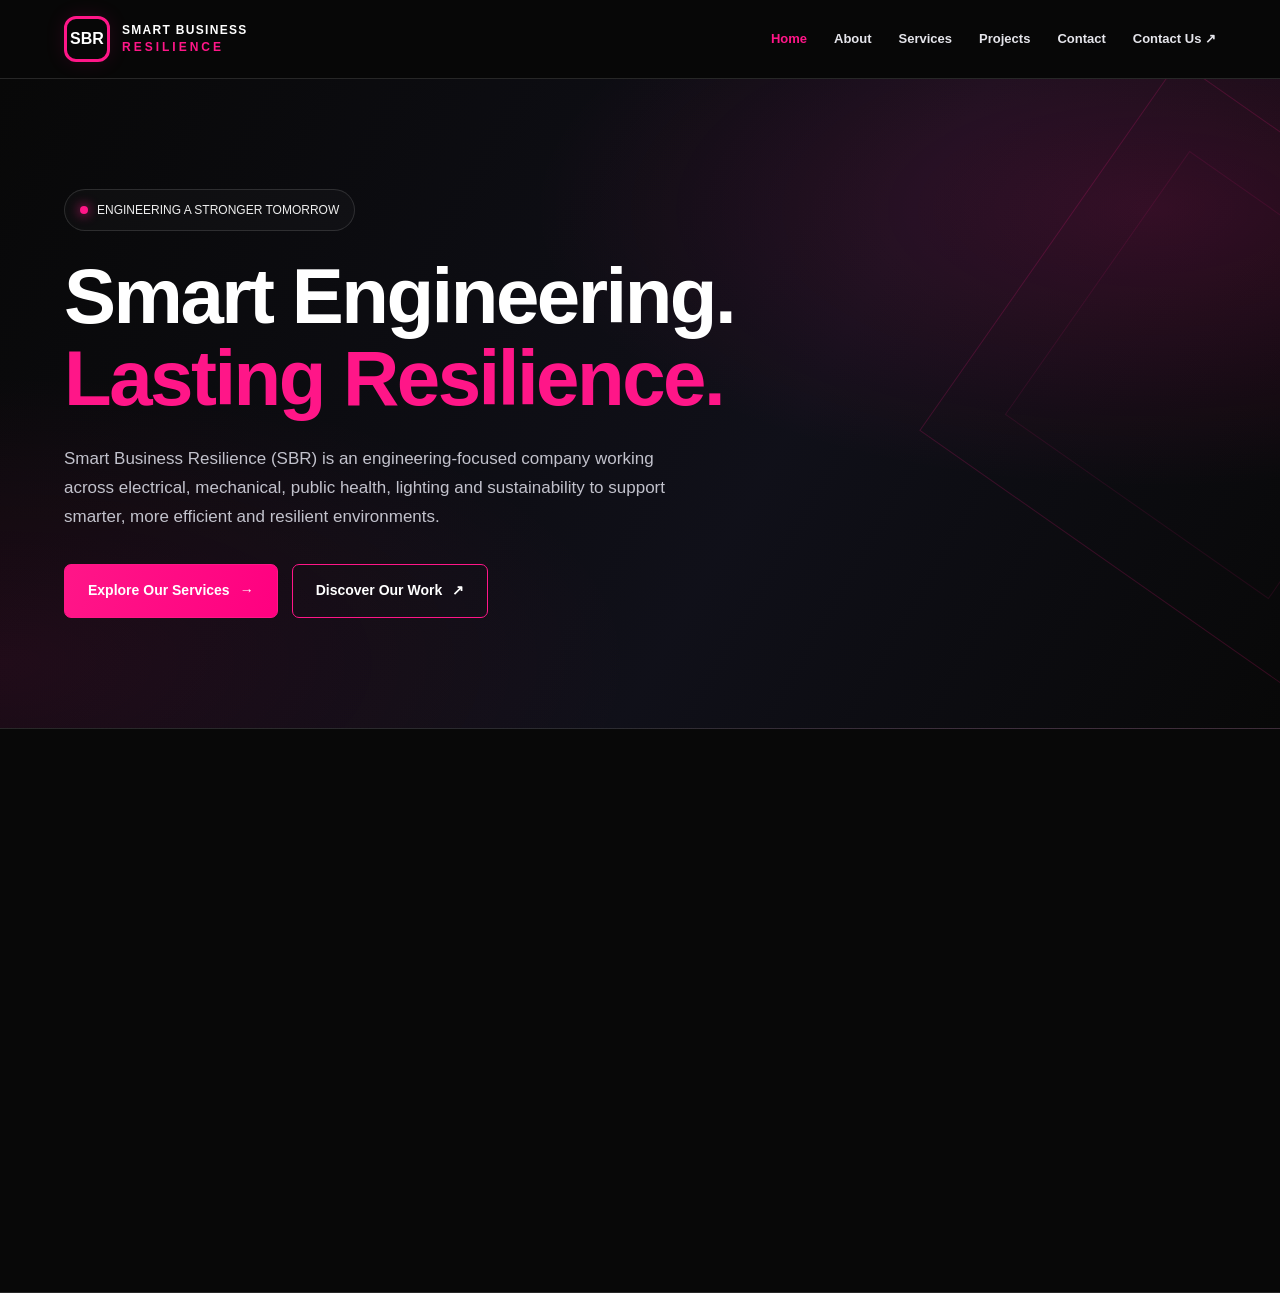
<file: index.html>
<!DOCTYPE html>
<html lang="en">
<head>
  <meta charset="UTF-8">
  <meta name="viewport" content="width=device-width, initial-scale=1.0">

  <title>Smart Business Resilience | Engineering Solutions</title>

  <meta name="description" content="Smart Business Resilience delivers engineering-focused solutions across electrical, mechanical, public health, lighting and sustainability disciplines.">

  <meta name="theme-color" content="#080808">

  <style>
    /* =========================
       GLOBAL SETTINGS
    ========================= */

    :root {
      --black: #080808;
      --dark: #0d0d12;
      --pink: #ff1688;
      --pink-light: #ff4ba5;
      --white: #ffffff;
      --muted: #c2c2cc;
      --border: rgba(255,255,255,0.13);
      --container: 1180px;
    }

    * {
      margin: 0;
      padding: 0;
      box-sizing: border-box;
    }

    html {
      scroll-behavior: smooth;
      scroll-padding-top: 90px;
    }

    body {
      font-family: Arial, Helvetica, sans-serif;
      background: var(--black);
      color: var(--white);
      line-height: 1.7;
      overflow-x: hidden;
    }

    a {
      color: inherit;
      text-decoration: none;
    }

    button, a {
      -webkit-tap-highlight-color: transparent;
    }

    button {
      font: inherit;
    }

    img {
      max-width: 100%;
      display: block;
    }

    .container {
      width: min(90%, var(--container));
      margin: auto;
    }

    .pink {
      color: var(--pink);
    }

    .eyebrow {
      display: inline-block;
      color: var(--pink);
      font-size: 12px;
      font-weight: 800;
      letter-spacing: 3px;
      text-transform: uppercase;
      margin-bottom: 15px;
    }

    h1, h2, h3 {
      line-height: 1.15;
      letter-spacing: -0.7px;
    }

    h2 {
      font-size: clamp(30px, 4vw, 46px);
      margin-bottom: 20px;
    }

    p {
      color: var(--muted);
    }

    section {
      padding: 100px 0;
      border-bottom: 1px solid var(--border);
    }

    /* =========================
       BUTTONS
    ========================= */

    .btn {
      display: inline-flex;
      align-items: center;
      justify-content: center;
      gap: 10px;
      padding: 14px 23px;
      background: linear-gradient(110deg, var(--pink), #ff0080);
      color: white;
      font-weight: 700;
      font-size: 14px;
      border: 1px solid var(--pink);
      border-radius: 7px;
      transition: transform .25s ease, box-shadow .25s ease;
      cursor: pointer;
    }

    .btn:hover {
      transform: translateY(-3px);
      box-shadow: 0 10px 35px rgba(255,22,136,.25);
    }

    .btn-outline {
      background: transparent;
      border-color: var(--pink);
    }

    .btn-outline:hover {
      background: var(--pink);
    }

    /* =========================
       HEADER AND NAVIGATION
    ========================= */

    .header {
      position: sticky;
      top: 0;
      z-index: 1000;
      background: rgba(8,8,8,.94);
      backdrop-filter: blur(18px);
      border-bottom: 1px solid var(--border);
    }

    .navbar {
      min-height: 78px;
      display: flex;
      justify-content: space-between;
      align-items: center;
      gap: 25px;
    }

    .brand {
      display: flex;
      align-items: center;
      gap: 12px;
      flex-shrink: 0;
    }

    .brand-mark {
      width: 46px;
      height: 46px;
      border: 3px solid var(--pink);
      border-radius: 12px;
      display: grid;
      place-items: center;
      font-size: 16px;
      font-weight: 900;
      color: white;
      box-shadow: 0 0 20px rgba(255,22,136,.12);
    }

    .brand-name {
      font-size: 12px;
      line-height: 1.4;
      letter-spacing: 1.3px;
      font-weight: 800;
    }

    .brand-name span {
      display: block;
      color: var(--pink);
      letter-spacing: 3px;
    }

    .nav-links {
      display: flex;
      align-items: center;
      gap: 27px;
    }

    .nav-links a {
      font-size: 13px;
      font-weight: 600;
      color: #e5e5eb;
      transition: color .2s;
    }

    .nav-links a:hover,
    .nav-links a.active {
      color: var(--pink);
    }

    .menu-toggle {
      display: none;
      background: none;
      border: 1px solid var(--border);
      color: white;
      border-radius: 6px;
      padding: 8px 12px;
      font-size: 22px;
      cursor: pointer;
    }

    /* =========================
       HERO
    ========================= */

    .hero {
      position: relative;
      min-height: 640px;
      padding: 110px 0;
      display: flex;
      align-items: center;
      overflow: hidden;
      background:
        radial-gradient(ellipse at 90% 20%, rgba(255,22,136,.16), transparent 38%),
        radial-gradient(ellipse at 0% 90%, rgba(255,22,136,.09), transparent 35%),
        linear-gradient(120deg, #080808, #101019 60%, #080808);
    }

    .hero::before {
      content: "";
      position: absolute;
      width: 450px;
      height: 450px;
      border: 1px solid rgba(255,22,136,.18);
      transform: rotate(35deg);
      right: -180px;
      top: 70px;
      pointer-events: none;
    }

    .hero::after {
      content: "";
      position: absolute;
      width: 320px;
      height: 320px;
      border: 1px solid rgba(255,22,136,.10);
      transform: rotate(35deg);
      right: -110px;
      top: 135px;
      pointer-events: none;
    }

    .hero-content {
      position: relative;
      z-index: 1;
      max-width: 760px;
    }

    .hero h1 {
      font-size: clamp(43px, 7vw, 78px);
      line-height: 1.05;
      margin-bottom: 25px;
      letter-spacing: -2.5px;
    }

    .hero h1 span {
      display: block;
      color: var(--pink);
    }

    .hero-description {
      font-size: 17px;
      max-width: 610px;
      margin-bottom: 32px;
    }

    .hero-actions {
      display: flex;
      flex-wrap: wrap;
      gap: 14px;
    }

    .hero-badge {
      display: inline-flex;
      align-items: center;
      gap: 9px;
      padding: 10px 15px;
      border: 1px solid var(--border);
      background: rgba(255,255,255,.025);
      border-radius: 30px;
      font-size: 12px;
      margin-bottom: 25px;
      color: #eeeeee;
    }

    .hero-badge span {
      width: 8px;
      height: 8px;
      background: var(--pink);
      border-radius: 50%;
      box-shadow: 0 0 12px var(--pink);
    }

    /* =========================
       INTRODUCTION
    ========================= */

    .intro-grid {
      display: grid;
      grid-template-columns: 1fr 1fr;
      gap: 65px;
      align-items: center;
    }

    .intro-copy p {
      margin-bottom: 17px;
    }

    .intro-panel {
      min-height: 330px;
      padding: 38px;
      border: 1px solid var(--border);
      border-radius: 14px;
      background:
        radial-gradient(circle at 100% 0%, rgba(255,22,136,.16), transparent 45%),
        #0c0c11;
      position: relative;
      overflow: hidden;
    }

    .intro-panel::after {
      content: "SBR";
      position: absolute;
      right: 10px;
      bottom: -55px;
      font-size: 180px;
      line-height: 1;
      font-weight: 900;
      color: rgba(255,22,136,.055);
    }

    .intro-panel h3 {
      font-size: 25px;
      margin-bottom: 20px;
      position: relative;
      z-index: 1;
    }

    .intro-list {
      list-style: none;
      position: relative;
      z-index: 1;
    }

    .intro-list li {
      padding: 12px 0;
      border-bottom: 1px solid var(--border);
      color: #eeeeee;
    }

    .intro-list li::before {
      content: "✦";
      color: var(--pink);
      margin-right: 12px;
    }

    /* =========================
       SERVICES
    ========================= */

    .section-heading {
      max-width: 700px;
      margin-bottom: 45px;
    }

    .section-heading p {
      max-width: 610px;
    }

    .services-grid {
      display: grid;
      grid-template-columns: repeat(3, 1fr);
      gap: 20px;
    }

    .service-card {
      padding: 30px;
      border: 1px solid var(--border);
      border-radius: 12px;
      background: linear-gradient(145deg, #111116, #09090c);
      transition: transform .3s, border-color .3s, box-shadow .3s;
      position: relative;
      overflow: hidden;
    }

    .service-card::before {
      content: "";
      position: absolute;
      top: 0;
      left: 0;
      width: 0;
      height: 2px;
      background: var(--pink);
      transition: width .35s;
    }

    .service-card:hover {
      transform: translateY(-7px);
      border-color: rgba(255,22,136,.65);
      box-shadow: 0 18px 45px rgba(0,0,0,.28);
    }

    .service-card:hover::before {
      width: 100%;
    }

    .service-icon {
      width: 52px;
      height: 52px;
      display: grid;
      place-items: center;
      border-radius: 12px;
      border: 1px solid rgba(255,22,136,.35);
      background: rgba(255,22,136,.08);
      color: var(--pink);
      font-size: 25px;
      margin-bottom: 23px;
    }

    .service-card h3 {
      font-size: 21px;
      margin-bottom: 13px;
    }

    .service-card p {
      font-size: 14px;
      margin-bottom: 23px;
    }

    .text-link {
      color: var(--pink);
      font-size: 13px;
      font-weight: 700;
    }

    .text-link:hover {
      color: white;
    }

    /* =========================
       APPROACH
    ========================= */

    .approach {
      background:
        radial-gradient(ellipse at 0% 100%, rgba(255,22,136,.09), transparent 40%),
        #0b0b0f;
    }

    .approach-grid {
      display: grid;
      grid-template-columns: .85fr 1.15fr;
      gap: 65px;
      align-items: start;
    }

    .approach-copy p {
      margin-bottom: 20px;
    }

    .principles {
      display: grid;
      gap: 15px;
    }

    .principle {
      display: flex;
      align-items: flex-start;
      gap: 18px;
      padding: 22px;
      background: #111116;
      border: 1px solid var(--border);
      border-radius: 10px;
      transition: border-color .25s, transform .25s;
    }

    .principle:hover {
      border-color: var(--pink);
      transform: translateX(5px);
    }

    .principle-icon {
      color: var(--pink);
      font-size: 25px;
      line-height: 1.2;
    }

    .principle h3 {
      font-size: 17px;
      margin-bottom: 6px;
    }

    .principle p {
      font-size: 13px;
    }

    /* =========================
       PROJECTS
    ========================= */

    .projects-grid {
      display: grid;
      grid-template-columns: repeat(2, 1fr);
      gap: 20px;
    }

    .project-card {
      min-height: 250px;
      border: 1px solid var(--border);
      border-radius: 12px;
      padding: 30px;
      display: flex;
      flex-direction: column;
      justify-content: flex-end;
      background:
        linear-gradient(0deg, rgba(8,8,8,.98), rgba(8,8,8,.25)),
        radial-gradient(circle at 80% 10%, rgba(255,22,136,.20), transparent 45%),
        #101016;
      transition: border-color .25s, transform .25s;
    }

    .project-card:hover {
      transform: translateY(-5px);
      border-color: var(--pink);
    }

    .project-number {
      font-size: 13px;
      font-weight: 800;
      color: var(--pink);
      letter-spacing: 2px;
      margin-bottom: 15px;
    }

    .project-card h3 {
      font-size: 24px;
      margin-bottom: 10px;
    }

    .project-card p {
      font-size: 14px;
    }

    .projects-note {
      font-size: 12px;
      margin-top: 22px;
    }

    /* =========================
       VALUES
    ========================= */

    .values-grid {
      display: grid;
      grid-template-columns: repeat(4, 1fr);
      gap: 18px;
    }

    .value-card {
      padding: 25px 20px;
      border-left: 2px solid var(--pink);
      background: #101014;
    }

    .value-card h3 {
      font-size: 17px;
      margin-bottom: 10px;
    }

    .value-card p {
      font-size: 13px;
    }

    /* =========================
       CONTACT CTA
    ========================= */

    .contact-cta {
      padding: 75px 0;
      background:
        radial-gradient(circle at 90% 0%, rgba(255,255,255,.12), transparent 30%),
        linear-gradient(110deg, #d9006c, #ff1688 60%, #d9006c);
      border: none;
    }

    .contact-cta-inner {
      display: flex;
      justify-content: space-between;
      align-items: center;
      gap: 30px;
    }

    .contact-cta h2 {
      font-size: clamp(30px, 4vw, 45px);
      margin-bottom: 12px;
    }

    .contact-cta p {
      color: white;
      max-width: 620px;
    }

    .contact-cta .btn {
      background: var(--black);
      border-color: var(--black);
      flex-shrink: 0;
    }

    /* =========================
       FOOTER
    ========================= */

    .footer {
      padding: 65px 0 25px;
      background: #060608;
    }

    .footer-grid {
      display: grid;
      grid-template-columns: 1.4fr 1fr 1.2fr;
      gap: 45px;
      padding-bottom: 40px;
    }

    .footer-about p {
      font-size: 13px;
      margin-top: 20px;
      max-width: 340px;
    }

    .footer h3 {
      font-size: 15px;
      margin-bottom: 20px;
    }

    .footer-links {
      list-style: none;
    }

    .footer-links li {
      margin: 9px 0;
      font-size: 13px;
      color: var(--muted);
    }

    .footer-links a:hover {
      color: var(--pink);
    }

    .footer-bottom {
      padding-top: 22px;
      border-top: 1px solid var(--border);
      display: flex;
      justify-content: space-between;
      gap: 20px;
      font-size: 12px;
      color: var(--muted);
    }

    /* =========================
       ANIMATIONS
    ========================= */

    .reveal {
      opacity: 0;
      transform: translateY(25px);
      transition: opacity .7s ease, transform .7s ease;
    }

    .reveal.visible {
      opacity: 1;
      transform: translateY(0);
    }

    .hero-content {
      animation: heroEnter .9s ease both;
    }

    @keyframes heroEnter {
      from {
        opacity: 0;
        transform: translateY(22px);
      }
      to {
        opacity: 1;
        transform: translateY(0);
      }
    }

    @keyframes glow {
      0%, 100% {
        box-shadow: 0 0 10px rgba(255,22,136,.1);
      }
      50% {
        box-shadow: 0 0 25px rgba(255,22,136,.25);
      }
    }

    .brand-mark {
      animation: glow 4s ease-in-out infinite;
    }

    /* =========================
       RESPONSIVE DESIGN
    ========================= */

    @media (max-width: 950px) {
      .navbar {
        flex-wrap: wrap;
        padding: 15px 0;
      }

      .nav-links {
        gap: 15px;
      }

      .nav-links a {
        font-size: 12px;
      }

      .services-grid {
        grid-template-columns: repeat(2, 1fr);
      }

      .values-grid {
        grid-template-columns: repeat(2, 1fr);
      }

      .intro-grid,
      .approach-grid {
        gap: 35px;
      }
    }

    @media (max-width: 700px) {
      html {
        scroll-padding-top: 75px;
      }

      section {
        padding: 70px 0;
      }

      .navbar {
        min-height: 72px;
      }

      .menu-toggle {
        display: block;
      }

      .nav-links {
        display: none;
        width: 100%;
        flex-direction: column;
        align-items: stretch;
        gap: 0;
        padding: 10px 0;
      }

      .nav-links.open {
        display: flex;
      }

      .nav-links a {
        padding: 13px 10px;
        border-bottom: 1px solid var(--border);
        font-size: 14px;
      }

      .nav-links .nav-contact {
        margin-top: 10px;
        text-align: center;
        border: 1px solid var(--pink);
        border-radius: 6px;
      }

      .hero {
        min-height: auto;
        padding: 90px 0;
      }

      .hero h1 {
        font-size: clamp(42px, 12vw, 64px);
        letter-spacing: -1.5px;
      }

      .hero-description {
        font-size: 15px;
      }

      .hero-actions .btn {
        width: 100%;
      }

      .intro-grid,
      .approach-grid,
      .projects-grid {
        grid-template-columns: 1fr;
      }

      .intro-panel {
        min-height: 300px;
        padding: 28px;
      }

      .services-grid {
        grid-template-columns: 1fr;
      }

      .service-card {
        padding: 27px;
      }

      .contact-cta-inner {
        align-items: flex-start;
        flex-direction: column;
      }

      .contact-cta .btn {
        width: 100%;
      }

      .footer-grid {
        grid-template-columns: 1fr;
        gap: 35px;
      }

      .footer-bottom {
        flex-direction: column;
        gap: 10px;
      }

      .project-card {
        min-height: 220px;
      }
    }

    @media (max-width: 380px) {
      .brand-name {
        font-size: 10px;
      }

      .brand-mark {
        width: 40px;
        height: 40px;
      }

      .hero h1 {
        font-size: 39px;
      }

      .values-grid {
        grid-template-columns: 1fr;
      }
    }

    @media (prefers-reduced-motion: reduce) {
      *, *::before, *::after {
        animation-duration: .01ms !important;
        animation-iteration-count: 1 !important;
        transition-duration: .01ms !important;
        scroll-behavior: auto !important;
      }

      .reveal {
        opacity: 1;
        transform: none;
      }
    }
  </style>
</head>

<body>

  <!-- HEADER -->
  <header class="header">
    <div class="container navbar">

      <a href="#home" class="brand" aria-label="Smart Business Resilience home">
        <div class="brand-mark">SBR</div>
        <div class="brand-name">
          SMART BUSINESS
          <span>RESILIENCE</span>
        </div>
      </a>

      <button
        class="menu-toggle"
        id="menuToggle"
        aria-label="Open navigation menu"
        aria-expanded="false"
      >☰</button>

      <nav class="nav-links" id="navLinks">
        <a href="#home" class="active">Home</a>
        <a href="pages/about.html">About</a>
        <a href="pages/services.html">Services</a>
        <a href="pages/projects.html">Projects</a>
        <a href="pages/contact.html">Contact</a>
        <a href="pages/contact.html" class="nav-contact">Contact Us ↗</a>
      </nav>

    </div>
  </header>


  <main>

    <!-- HERO -->
    <section class="hero" id="home">
      <div class="container">
        <div class="hero-content">

          <div class="hero-badge">
            <span></span>
            ENGINEERING A STRONGER TOMORROW
          </div>

          <h1>
            Smart Engineering.
            <span>Lasting Resilience.</span>
          </h1>

          <p class="hero-description">
            Smart Business Resilience (SBR) is an engineering-focused
            company working across electrical, mechanical, public health,
            lighting and sustainability to support smarter, more efficient
            and resilient environments.
          </p>

          <div class="hero-actions">
            <a href="#services" class="btn">
              Explore Our Services <span>→</span>
            </a>

            <a href="#projects" class="btn btn-outline">
              Discover Our Work <span>↗</span>
            </a>
          </div>

        </div>
      </div>
    </section>


    <!-- INTRODUCTION -->
    <section id="about">
      <div class="container intro-grid">

        <div class="intro-copy reveal">
          <span class="eyebrow">ABOUT SBR</span>

          <h2>
            Engineering at the Heart of
            <span class="pink">What We Do.</span>
          </h2>

          <p>
            Smart Business Resilience focuses on engineering disciplines
            that help buildings and infrastructure operate effectively.
            Our approach brings together technical thinking, practical
            solutions and consideration for long-term performance.
          </p>

          <p>
            We recognise the importance of coordinated engineering,
            responsible resource use and solutions that respond to
            the needs of each project.
          </p>

          <a href="pages/about.html" class=
</file>
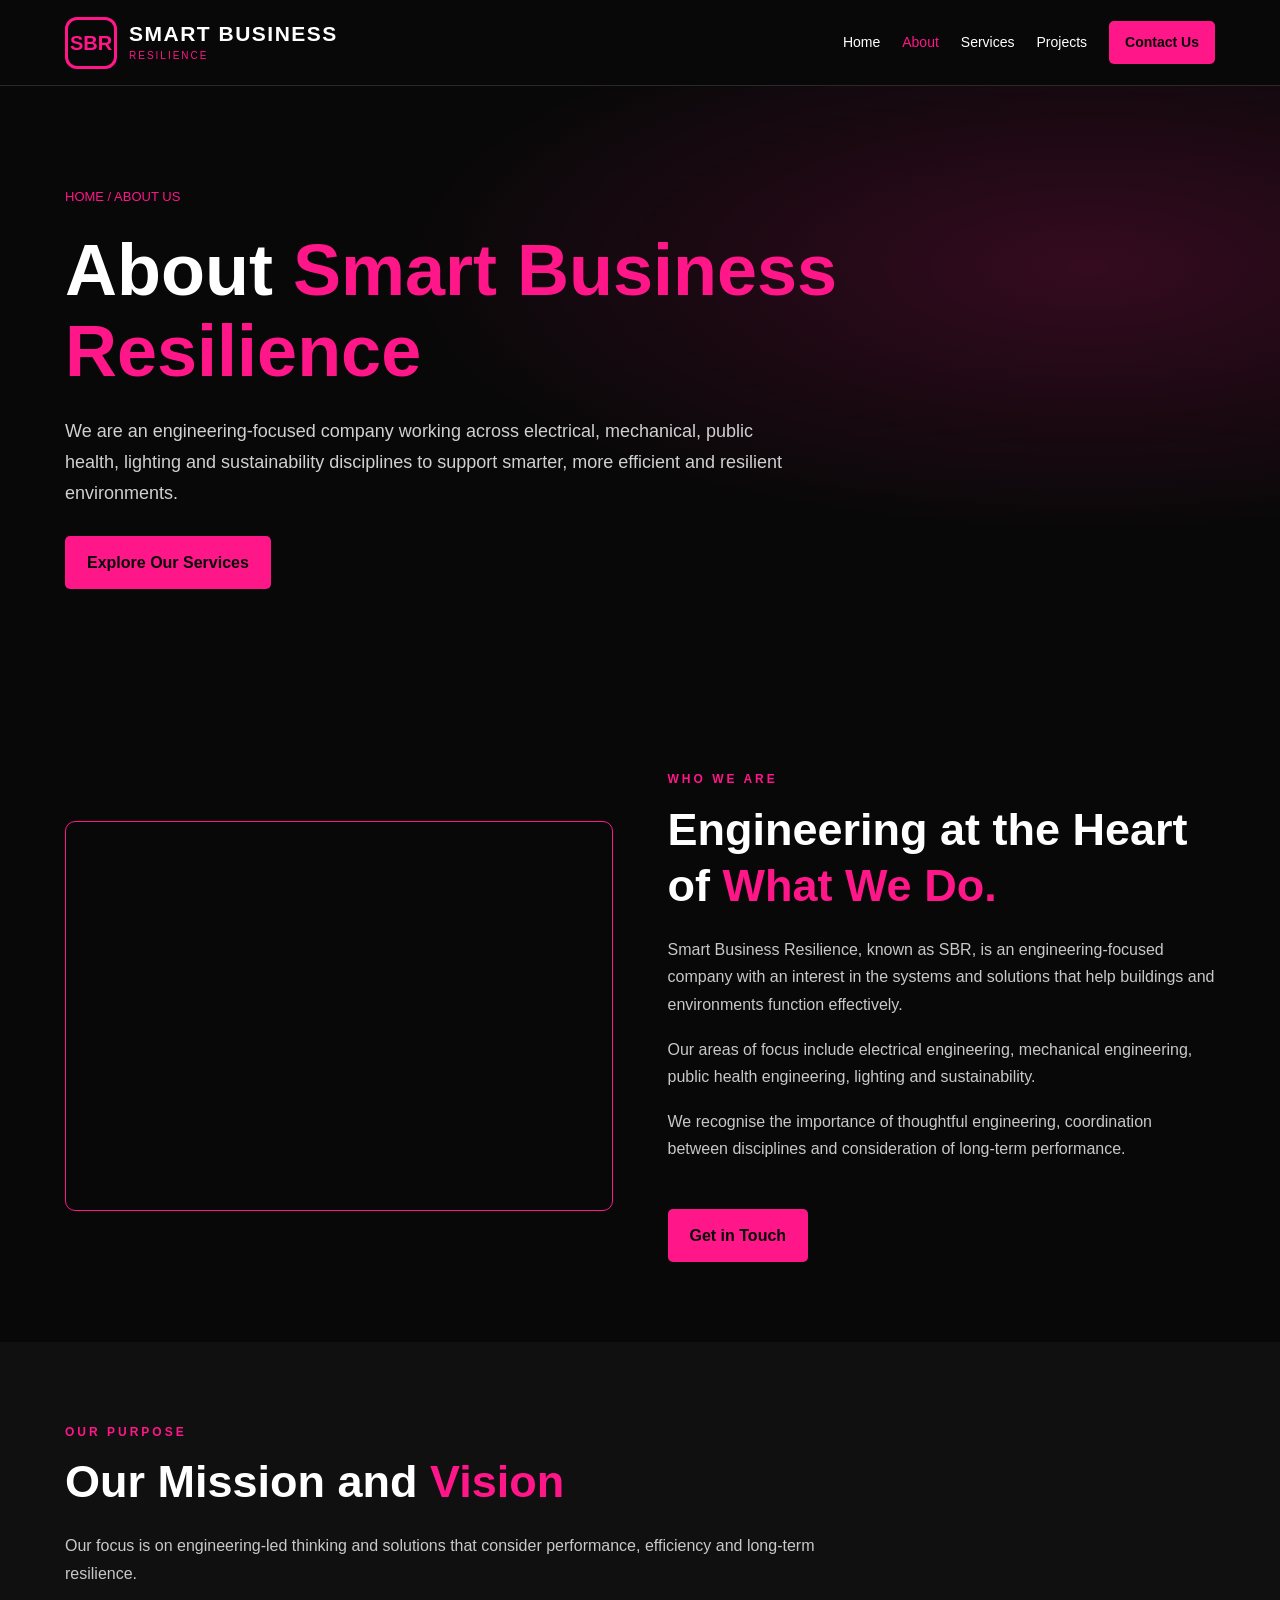
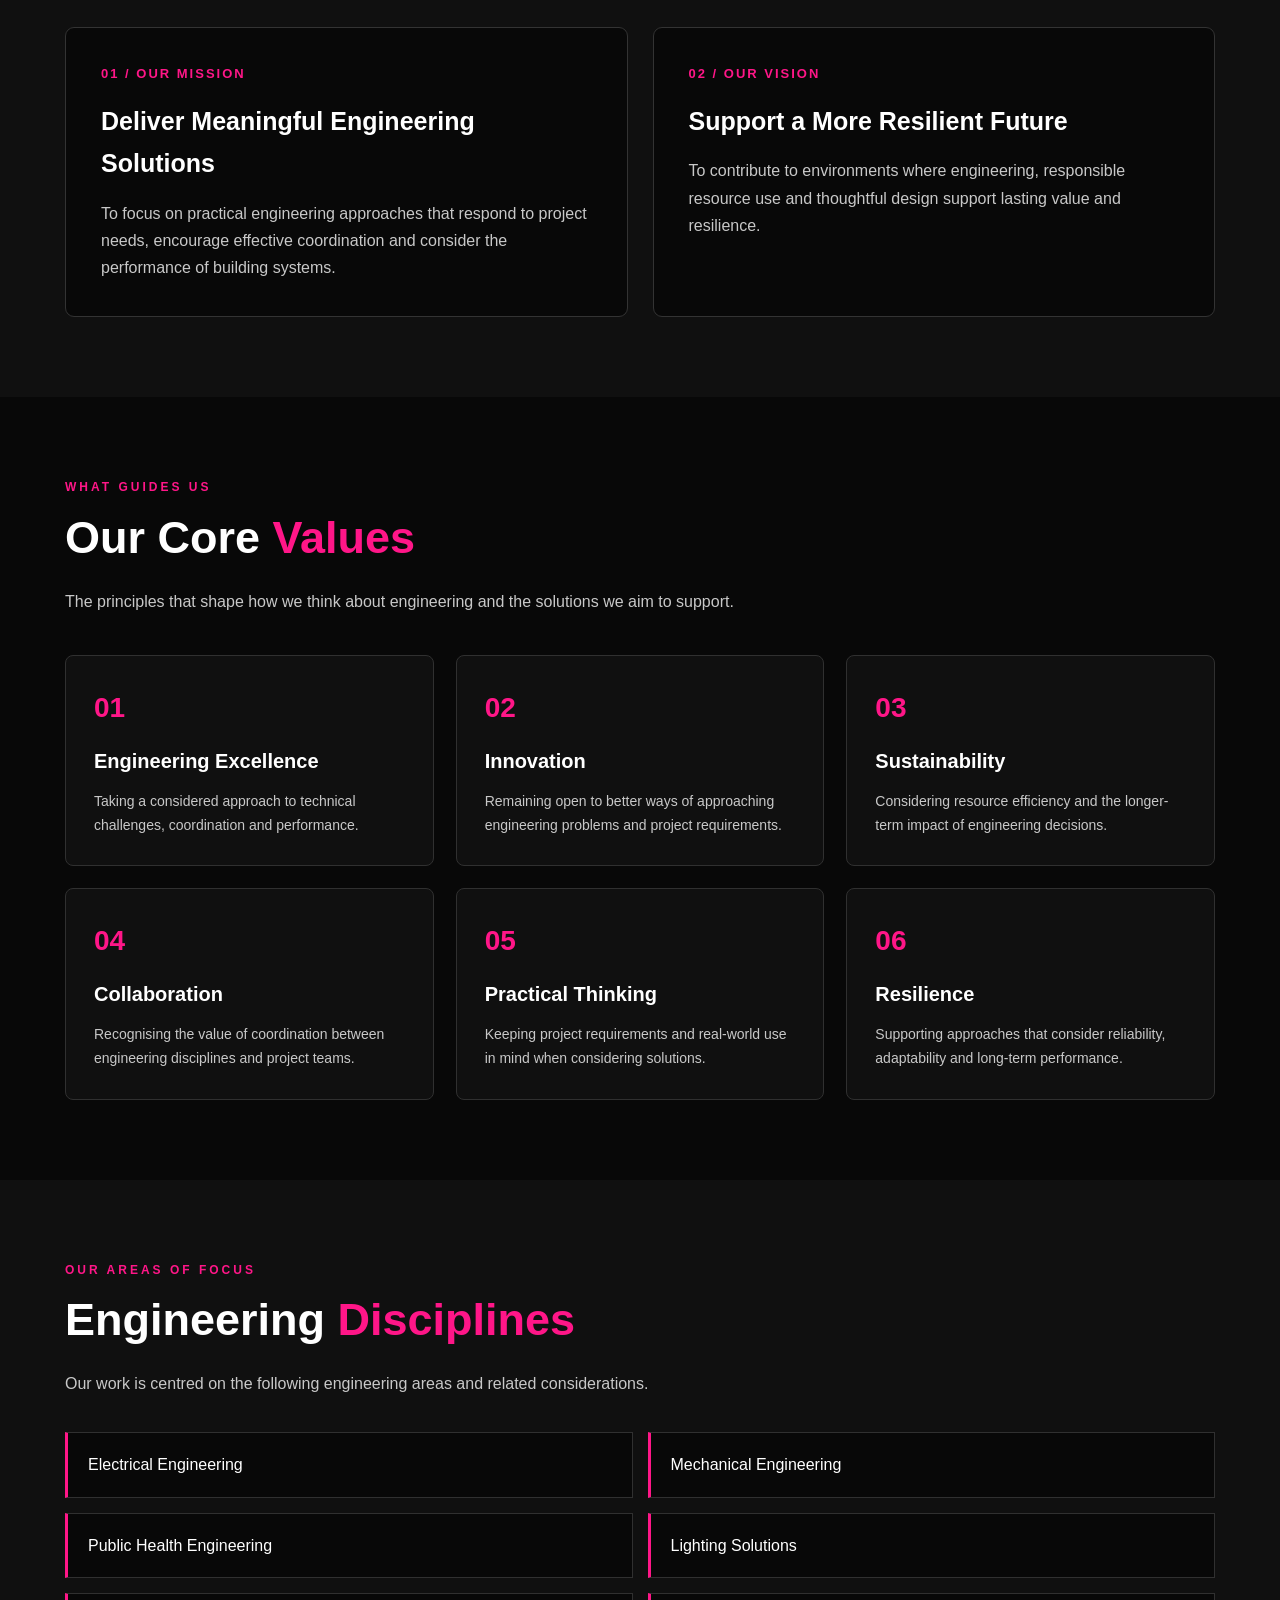
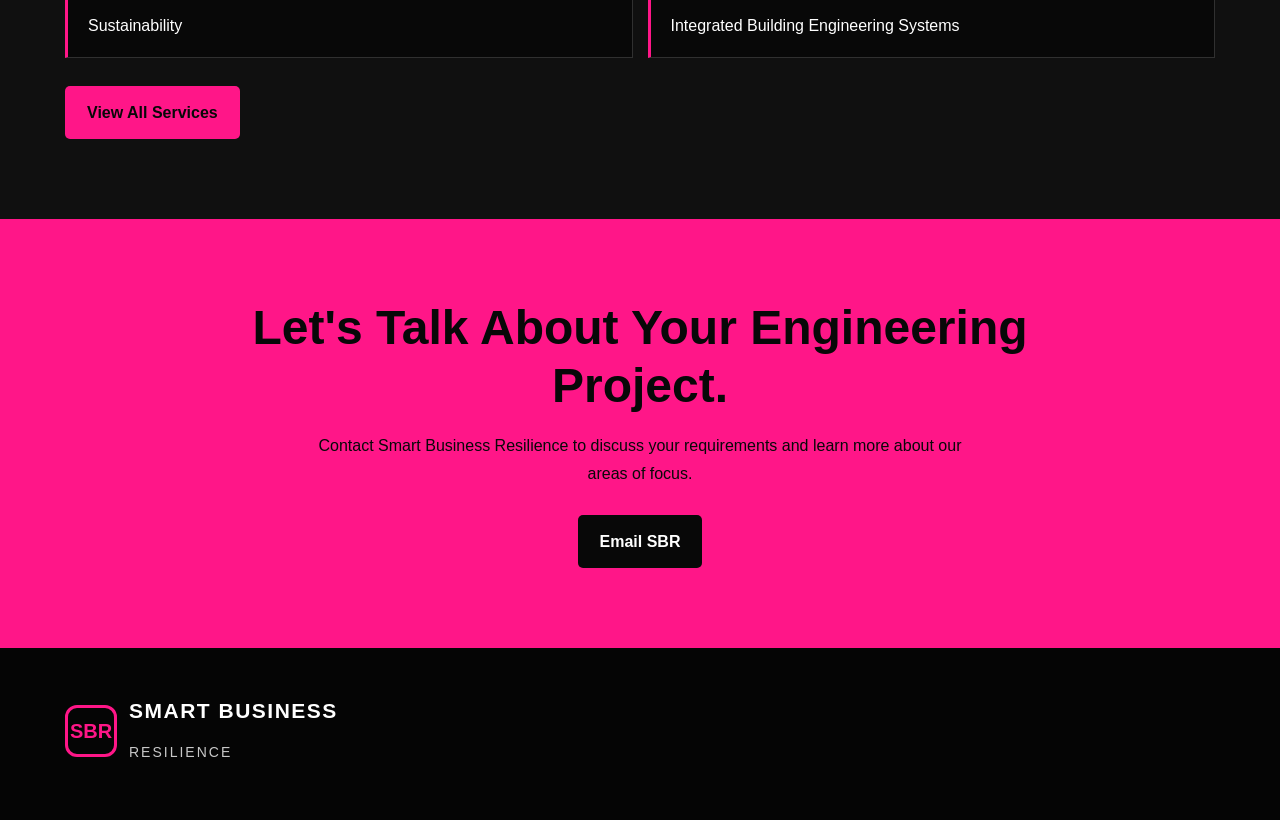
<file: about.html>
<!DOCTYPE html>
<html lang="en">
<head>
    <meta charset="UTF-8">
    <meta name="viewport" content="width=device-width, initial-scale=1.0">

    <title>About Us | Smart Business Resilience</title>

    <meta name="description" content="Learn about Smart Business Resilience, an engineering-focused company covering electrical, mechanical, public health, lighting and sustainability.">

    <style>
        * {
            margin: 0;
            padding: 0;
            box-sizing: border-box;
        }

        html {
            scroll-behavior: smooth;
        }

        body {
            font-family: Arial, Helvetica, sans-serif;
            background: #080808;
            color: #ffffff;
            line-height: 1.7;
        }

        a {
            text-decoration: none;
            color: inherit;
        }

        .container {
            width: 90%;
            max-width: 1150px;
            margin: auto;
        }

        .pink {
            color: #ff1688;
        }

        /* HEADER */

        header {
            background: #080808;
            border-bottom: 1px solid #292929;
        }

        .navbar {
            min-height: 85px;
            display: flex;
            justify-content: space-between;
            align-items: center;
            gap: 20px;
        }

        .logo {
            display: flex;
            align-items: center;
            gap: 12px;
        }

        .logo-symbol {
            width: 52px;
            height: 52px;
            border: 3px solid #ff1688;
            border-radius: 12px;
            display: flex;
            align-items: center;
            justify-content: center;
            color: #ff1688;
            font-size: 20px;
            font-weight: 900;
        }

        .logo-text h2 {
            font-size: 21px;
            line-height: 1.2;
            letter-spacing: 1.5px;
        }

        .logo-text p {
            color: #ff1688;
            font-size: 10px;
            letter-spacing: 2px;
        }

        nav {
            display: flex;
            align-items: center;
            flex-wrap: wrap;
            gap: 22px;
        }

        nav a {
            font-size: 14px;
            transition: 0.3s;
        }

        nav a:hover,
        nav a.active {
            color: #ff1688;
        }

        .nav-button {
            background: #ff1688;
            color: #080808;
            padding: 10px 16px;
            border-radius: 5px;
            font-weight: bold;
        }

        .nav-button:hover {
            background: #ffffff;
            color: #080808;
        }

        /* PAGE HERO */

        .page-hero {
            padding: 100px 0;
            background:
                radial-gradient(
                    ellipse at 85% 30%,
                    rgba(255, 22, 136, 0.18),
                    transparent 45%
                ),
                #080808;
        }

        .breadcrumb {
            color: #ff1688;
            font-size: 13px;
            margin-bottom: 22px;
        }

        .page-hero h1 {
            max-width: 850px;
            font-size: clamp(42px, 7vw, 72px);
            line-height: 1.12;
            margin-bottom: 25px;
        }

        .page-hero p {
            max-width: 720px;
            color: #d0d0d0;
            font-size: 18px;
        }

        /* BUTTONS */

        .button {
            display: inline-block;
            margin-top: 28px;
            padding: 13px 22px;
            background: #ff1688;
            color: #080808;
            font-weight: bold;
            border-radius: 5px;
            transition: 0.3s;
        }

        .button:hover {
            background: #ffffff;
        }

        /* SECTION HEADINGS */

        section {
            padding: 80px 0;
        }

        .section-label {
            color: #ff1688;
            text-transform: uppercase;
            font-size: 12px;
            letter-spacing: 3px;
            font-weight: bold;
            margin-bottom: 12px;
        }

        .section-title {
            font-size: clamp(30px, 5vw, 45px);
            line-height: 1.25;
            margin-bottom: 22px;
        }

        .section-description {
            color: #c8c8c8;
            max-width: 760px;
        }

        /* COMPANY INTRODUCTION */

        .intro-grid {
            display: grid;
            grid-template-columns: 1fr 1fr;
            gap: 55px;
            align-items: center;
        }

        .intro-image {
            min-height: 390px;
            background:
                linear-gradient(
                    rgba(8, 8, 8, 0.15),
                    rgba(8, 8, 8, 0.65)
                ),
                url("https://images.unsplash.com/photo-1581092921461-eab62e97a780?auto=format&fit=crop&w=1000&q=80");
            background-position: center;
            background-size: cover;
            border: 1px solid #ff1688;
            border-radius: 10px;
        }

        .intro-text p {
            color: #c8c8c8;
            margin-bottom: 18px;
        }

        /* MISSION AND VISION */

        .mission-section {
            background: #101010;
        }

        .mission-grid {
            display: grid;
            grid-template-columns: 1fr 1fr;
            gap: 25px;
            margin-top: 40px;
        }

        .mission-card {
            padding: 35px;
            border: 1px solid #333333;
            border-radius: 9px;
            background: #080808;
        }

        .mission-card:hover {
            border-color: #ff1688;
        }

        .card-number {
            color: #ff1688;
            font-weight: bold;
            font-size: 13px;
            letter-spacing: 2px;
            margin-bottom: 15px;
        }

        .mission-card h3 {
            font-size: 25px;
            margin-bottom: 15px;
        }

        .mission-card p {
            color: #c8c8c8;
        }

        /* VALUES */

        .values-grid {
            display: grid;
            grid-template-columns: repeat(3, 1fr);
            gap: 22px;
            margin-top: 40px;
        }

        .value-card {
            padding: 28px;
            border: 1px solid #303030;
            border-radius: 8px;
            background: #101010;
        }

        .value-card h3 {
            font-size: 20px;
            margin-bottom: 12px;
        }

        .value-card p {
            color: #c8c8c8;
            font-size: 14px;
        }

        .value-mark {
            color: #ff1688;
            font-size: 28px;
            font-weight: bold;
            margin-bottom: 12px;
        }

        /* ENGINEERING DISCIPLINES */

        .disciplines-section {
            background: #101010;
        }

        .discipline-list {
            list-style: none;
            display: grid;
            grid-template-columns: 1fr 1fr;
            gap: 15px;
            margin-top: 35px;
        }

        .discipline-list li {
            background: #080808;
            border: 1px solid #303030;
            border-left: 3px solid #ff1688;
            padding: 18px 20px;
        }

        /* CALL TO ACTION */

        .cta-section {
            background: #ff1688;
            color: #080808;
            text-align: center;
        }

        .cta-section h2 {
            max-width: 800px;
            margin: 0 auto 18px;
            font-size: clamp(32px, 5vw, 48px);
            line-height: 1.2;
        }

        .cta-section p {
            max-width: 650px;
            margin: auto;
        }

        .cta-section .button {
            background: #080808;
            color: #ffffff;
        }

        .cta-section .button:hover {
            background: #ffffff;
            color: #080808;
        }

        /* FOOTER */

        footer {
            background: #050505;
            padding: 50px 0 20px;
        }

        .footer-grid {
            display: grid;
            grid-template-columns: 2fr 1fr 1.5fr;
            gap: 35px;
            padding-bottom: 35px;
        }

        footer h3 {
            margin-bottom: 15px;
        }

        .footer-about p {
            color: #c8c8c8;
            font-size: 14px;
            margin-top: 18px;
            max-width: 400px;
        }

        .footer-links {
            list-style: none;
        }

        .footer-links li {
            margin-bottom: 10px;
        }

        .footer-links a {
            color: #c8c8c8;
            font-size: 14px;
            overflow-wrap: anywhere;
        }

        .footer-links a:hover {
            color: #ff1688;
        }

        .footer-bottom {
            border-top: 1px solid #292929;
            padding-top: 20px;
            text-align: center;
            color: #c8c8c8;
            font-size: 13px;
        }

        /* RESPONSIVE DESIGN */

        @media (max-width: 850px) {
            .navbar {
                flex-direction: column;
                padding: 20px 0;
            }

            nav {
                justify-content: center;
                gap: 14px;
            }

            .intro-grid {
                grid-template-columns: 1fr;
            }

            .mission-grid {
                grid-template-columns: 1fr;
            }

            .values-grid {
                grid-template-columns: 1fr 1fr;
            }

            .footer-grid {
                grid-template-columns: 1fr 1fr;
            }
        }

        @media (max-width: 550px) {
            .page-hero {
                padding: 70px 0;
            }

            section {
                padding: 60px 0;
            }

            .values-grid,
            .discipline-list,
            .footer-grid {
                grid-template-columns: 1fr;
            }

            .intro-image {
                min-height: 260px;
            }

            .logo-text h2 {
                font-size: 18px;
            }

            nav {
                gap: 12px;
            }

            nav a {
                font-size: 12px;
            }
        }
    </style>
</head>

<body>

    <!-- HEADER -->
    <header>
        <div class="container navbar">

            <a href="../index.html" class="logo">
                <div class="logo-symbol">SBR</div>

                <div class="logo-text">
                    <h2>SMART BUSINESS</h2>
                    <p>RESILIENCE</p>
                </div>
            </a>

            <nav>
                <a href="../index.html">Home</a>
                <a href="about.html" class="active">About</a>
                <a href="services.html">Services</a>
                <a href="projects.html">Projects</a>
                <a href="contact.html" class="nav-button">Contact Us</a>
            </nav>

        </div>
    </header>


    <!-- ABOUT PAGE INTRODUCTION -->
    <main>

        <section class="page-hero">
            <div class="container">

                <div class="breadcrumb">
                    HOME / ABOUT US
                </div>

                <h1>
                    About <span class="pink">Smart Business Resilience</span>
                </h1>

                <p>
                    We are an engineering-focused company working across
                    electrical, mechanical, public health, lighting and
                    sustainability disciplines to support smarter,
                    more efficient and resilient environments.
                </p>

                <a href="services.html" class="button">
                    Explore Our Services
                </a>

            </div>
        </section>


        <!-- WHO WE ARE -->
        <section>
            <div class="container intro-grid">

                <div class="intro-image" role="img"
                     aria-label="Illustrative engineering workplace image">
                </div>

                <div class="intro-text">

                    <div class="section-label">Who We Are</div>

                    <h2 class="section-title">
                        Engineering at the Heart of
                        <span class="pink">What We Do.</span>
                    </h2>

                    <p>
                        Smart Business Resilience, known as SBR, is an
                        engineering-focused company with an interest in
                        the systems and solutions that help buildings
                        and environments function effectively.
                    </p>

                    <p>
                        Our areas of focus include electrical engineering,
                        mechanical engineering, public health engineering,
                        lighting and sustainability.
                    </p>

                    <p>
                        We recognise the importance of thoughtful
                        engineering, coordination between disciplines
                        and consideration of long-term performance.
                    </p>

                    <a href="contact.html" class="button">
                        Get in Touch
                    </a>

                </div>
            </div>
        </section>


        <!-- MISSION AND VISION -->
        <section class="mission-section">
            <div class="container">

                <div class="section-label">Our Purpose</div>

                <h2 class="section-title">
                    Our Mission and <span class="pink">Vision</span>
                </h2>

                <p class="section-description">
                    Our focus is on engineering-led thinking and
                    solutions that consider performance, efficiency
                    and long-term resilience.
                </p>

                <div class="mission-grid">

                    <article class="mission-card">

                        <div class="card-number">01 / OUR MISSION</div>

                        <h3>Deliver Meaningful Engineering Solutions</h3>

                        <p>
                            To focus on practical engineering approaches
                            that respond to project needs, encourage
                            effective coordination and consider the
                            performance of building systems.
                        </p>

                    </article>

                    <article class="mission-card">

                        <div class="card-number">02 / OUR VISION</div>

                        <h3>Support a More Resilient Future</h3>

                        <p>
                            To contribute to environments where engineering,
                            responsible resource use and thoughtful design
                            support lasting value and resilience.
                        </p>

                    </article>

                </div>
            </div>
        </section>


        <!-- OUR VALUES -->
        <section>
            <div class="container">

                <div class="section-label">What Guides Us</div>

                <h2 class="section-title">
                    Our Core <span class="pink">Values</span>
                </h2>

                <p class="section-description">
                    The principles that shape how we think about
                    engineering and the solutions we aim to support.
                </p>

                <div class="values-grid">

                    <article class="value-card">
                        <div class="value-mark">01</div>
                        <h3>Engineering Excellence</h3>
                        <p>
                            Taking a considered approach to technical
                            challenges, coordination and performance.
                        </p>
                    </article>

                    <article class="value-card">
                        <div class="value-mark">02</div>
                        <h3>Innovation</h3>
                        <p>
                            Remaining open to better ways of approaching
                            engineering problems and project requirements.
                        </p>
                    </article>

                    <article class="value-card">
                        <div class="value-mark">03</div>
                        <h3>Sustainability</h3>
                        <p>
                            Considering resource efficiency and the
                            longer-term impact of engineering decisions.
                        </p>
                    </article>

                    <article class="value-card">
                        <div class="value-mark">04</div>
                        <h3>Collaboration</h3>
                        <p>
                            Recognising the value of coordination between
                            engineering disciplines and project teams.
                        </p>
                    </article>

                    <article class="value-card">
                        <div class="value-mark">05</div>
                        <h3>Practical Thinking</h3>
                        <p>
                            Keeping project requirements and real-world
                            use in mind when considering solutions.
                        </p>
                    </article>

                    <article class="value-card">
                        <div class="value-mark">06</div>
                        <h3>Resilience</h3>
                        <p>
                            Supporting approaches that consider reliability,
                            adaptability and long-term performance.
                        </p>
                    </article>

                </div>
            </div>
        </section>


        <!-- ENGINEERING DISCIPLINES -->
        <section class="disciplines-section">
            <div class="container">

                <div class="section-label">Our Areas of Focus</div>

                <h2 class="section-title">
                    Engineering <span class="pink">Disciplines</span>
                </h2>

                <p class="section-description">
                    Our work is centred on the following engineering
                    areas and related considerations.
                </p>

                <ul class="discipline-list">
                    <li>Electrical Engineering</li>
                    <li>Mechanical Engineering</li>
                    <li>Public Health Engineering</li>
                    <li>Lighting Solutions</li>
                    <li>Sustainability</li>
                    <li>Integrated Building Engineering Systems</li>
                </ul>

                <a href="services.html" class="button">
                    View All Services
                </a>

            </div>
        </section>


        <!-- CONTACT CALL TO ACTION -->
        <section class="cta-section">
            <div class="container">

                <h2>
                    Let's Talk About Your
                    <span>Engineering Project.</span>
                </h2>

                <p>
                    Contact Smart Business Resilience to discuss your
                    requirements and learn more about our areas of focus.
                </p>

                <a
                    href="mailto:info@smartbusinessresilience.co.uk"
                    class="button"
                >
                    Email SBR
                </a>

            </div>
        </section>

    </main>


    <!-- FOOTER -->
    <footer>
        <div class="container">

            <div class="footer-grid">

                <div class="footer-about">

                    <a href="../index.html" class="logo">
                        <div class="logo-symbol">SBR</div>

                        <div class="logo-text">
                            <h2>SMART BUSINESS</h2>
                            <p>RESILIENCE</p>
                        </div>
                    </a>
</file>
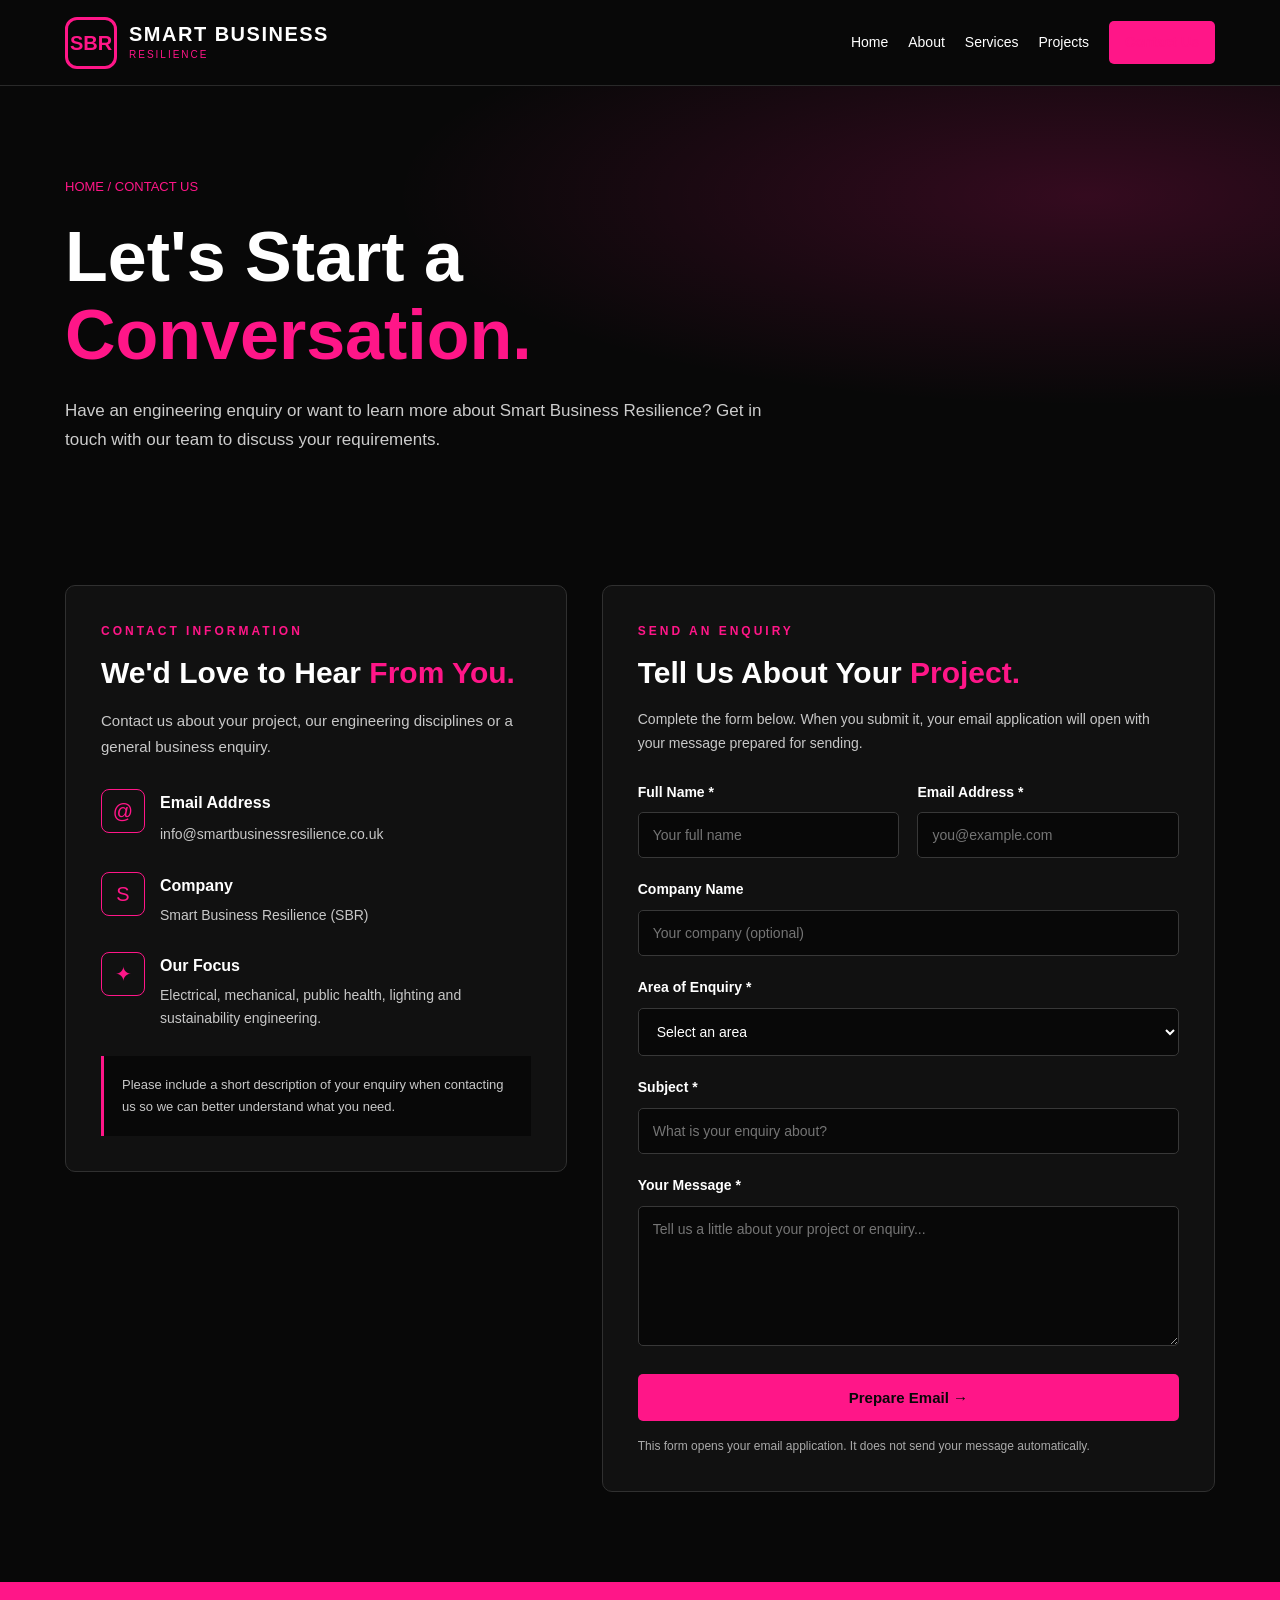
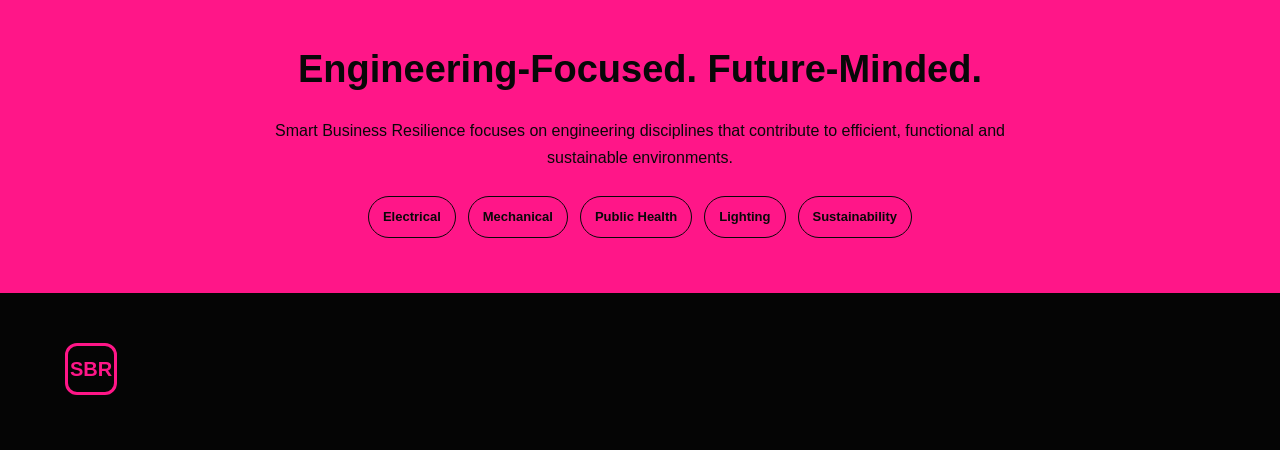
<file: contact.html>
<!DOCTYPE html>
<html lang="en">
<head>
    <meta charset="UTF-8">
    <meta name="viewport" content="width=device-width, initial-scale=1.0">

    <title>Contact Us | Smart Business Resilience</title>

    <meta name="description" content="Contact Smart Business Resilience to discuss electrical, mechanical, public health, lighting and sustainability engineering enquiries.">

    <style>
        * {
            margin: 0;
            padding: 0;
            box-sizing: border-box;
        }

        html {
            scroll-behavior: smooth;
        }

        body {
            font-family: Arial, Helvetica, sans-serif;
            background: #080808;
            color: #ffffff;
            line-height: 1.7;
        }

        a {
            color: inherit;
            text-decoration: none;
        }

        .container {
            width: 90%;
            max-width: 1150px;
            margin: auto;
        }

        .pink {
            color: #ff1688;
        }

        /* HEADER */

        header {
            background: #080808;
            border-bottom: 1px solid #292929;
        }

        .navbar {
            min-height: 85px;
            display: flex;
            justify-content: space-between;
            align-items: center;
            gap: 20px;
        }

        .logo {
            display: flex;
            align-items: center;
            gap: 12px;
        }

        .logo-symbol {
            width: 52px;
            height: 52px;
            border: 3px solid #ff1688;
            border-radius: 12px;
            display: flex;
            justify-content: center;
            align-items: center;
            color: #ff1688;
            font-size: 20px;
            font-weight: 900;
        }

        .logo-text h2 {
            font-size: 20px;
            line-height: 1.2;
            letter-spacing: 1.5px;
        }

        .logo-text p {
            color: #ff1688;
            font-size: 10px;
            letter-spacing: 2px;
        }

        nav {
            display: flex;
            align-items: center;
            flex-wrap: wrap;
            gap: 20px;
        }

        nav a {
            font-size: 14px;
            transition: 0.3s;
        }

        nav a:hover,
        nav a.active {
            color: #ff1688;
        }

        .nav-button {
            background: #ff1688;
            color: #080808;
            padding: 10px 16px;
            border-radius: 5px;
            font-weight: bold;
        }

        .nav-button:hover {
            background: #ffffff;
            color: #080808;
        }

        /* CONTACT HERO */

        .contact-hero {
            padding: 90px 0 70px;
            background:
                radial-gradient(
                    ellipse at 85% 25%,
                    rgba(255, 22, 136, 0.18),
                    transparent 45%
                ),
                #080808;
        }

        .breadcrumb {
            color: #ff1688;
            font-size: 13px;
            margin-bottom: 20px;
        }

        .contact-hero h1 {
            max-width: 850px;
            font-size: clamp(42px, 7vw, 70px);
            line-height: 1.12;
            margin-bottom: 22px;
        }

        .contact-hero p {
            max-width: 700px;
            color: #cccccc;
            font-size: 17px;
        }

        /* CONTACT SECTION */

        .contact-section {
            padding: 60px 0 90px;
        }

        .contact-grid {
            display: grid;
            grid-template-columns: 0.9fr 1.1fr;
            gap: 35px;
            align-items: start;
        }

        /* CONTACT INFORMATION */

        .contact-info {
            background: #111111;
            border: 1px solid #303030;
            border-radius: 10px;
            padding: 35px;
        }

        .section-label {
            color: #ff1688;
            font-size: 12px;
            font-weight: bold;
            letter-spacing: 3px;
            text-transform: uppercase;
            margin-bottom: 12px;
        }

        .contact-info h2,
        .contact-form-wrapper h2 {
            font-size: 30px;
            line-height: 1.3;
            margin-bottom: 16px;
        }

        .contact-info > p {
            color: #c8c8c8;
            font-size: 15px;
            margin-bottom: 30px;
        }

        .contact-detail {
            display: flex;
            align-items: flex-start;
            gap: 15px;
            margin-bottom: 25px;
        }

        .detail-icon {
            flex-shrink: 0;
            width: 44px;
            height: 44px;
            border: 1px solid #ff1688;
            border-radius: 8px;
            display: flex;
            justify-content: center;
            align-items: center;
            color: #ff1688;
            font-size: 20px;
        }

        .contact-detail h3 {
            font-size: 16px;
            margin-bottom: 4px;
        }

        .contact-detail p,
        .contact-detail a {
            color: #c8c8c8;
            font-size: 14px;
            overflow-wrap: anywhere;
        }

        .contact-detail a:hover {
            color: #ff1688;
        }

        .info-note {
            margin-top: 25px;
            padding: 18px;
            background: #080808;
            border-left: 3px solid #ff1688;
            color: #c8c8c8;
            font-size: 13px;
        }

        /* CONTACT FORM */

        .contact-form-wrapper {
            background: #111111;
            border: 1px solid #303030;
            border-radius: 10px;
            padding: 35px;
        }

        .contact-form-wrapper > p {
            color: #c8c8c8;
            font-size: 14px;
            margin-bottom: 25px;
        }

        .form-group {
            margin-bottom: 20px;
        }

        .form-group label {
            display: block;
            margin-bottom: 8px;
            font-size: 14px;
            font-weight: bold;
        }

        .form-group input,
        .form-group select,
        .form-group textarea {
            width: 100%;
            padding: 14px;
            background: #080808;
            color: #ffffff;
            border: 1px solid #383838;
            border-radius: 5px;
            font-family: inherit;
            font-size: 14px;
            outline: none;
        }

        .form-group input:focus,
        .form-group select:focus,
        .form-group textarea:focus {
            border-color: #ff1688;
        }

        .form-group select {
            cursor: pointer;
        }

        .form-group select option {
            background: #080808;
            color: #ffffff;
        }

        .form-group textarea {
            min-height: 140px;
            resize: vertical;
        }

        .form-row {
            display: grid;
            grid-template-columns: 1fr 1fr;
            gap: 18px;
        }

        .submit-button {
            display: inline-block;
            width: 100%;
            border: none;
            border-radius: 5px;
            padding: 15px 20px;
            background: #ff1688;
            color: #080808;
            font-size: 15px;
            font-weight: bold;
            cursor: pointer;
            transition: 0.3s;
        }

        .submit-button:hover {
            background: #ffffff;
        }

        .form-note {
            color: #aaaaaa;
            font-size: 12px;
            margin-top: 15px;
        }

        /* SERVICES STRIP */

        .services-strip {
            padding: 55px 0;
            background: #ff1688;
            color: #080808;
            text-align: center;
        }

        .services-strip h2 {
            font-size: clamp(27px, 4vw, 38px);
            margin-bottom: 15px;
        }

        .services-strip p {
            max-width: 750px;
            margin: auto;
        }

        .service-tags {
            display: flex;
            flex-wrap: wrap;
            justify-content: center;
            gap: 12px;
            margin-top: 25px;
        }

        .service-tags span {
            padding: 9px 14px;
            border: 1px solid #080808;
            border-radius: 30px;
            font-size: 13px;
            font-weight: bold;
        }

        /* FOOTER */

        footer {
            background: #050505;
            padding: 50px 0 20px;
        }

        .footer-grid {
            display: grid;
            grid-template-columns: 2fr 1fr 1.5fr;
            gap: 35px;
            padding-bottom: 35px;
        }

        footer h3 {
            margin-bottom: 15px;
        }

        .footer-about p {
            color: #c8c8c8;
            font-size: 14px;
            margin-top: 18px;
            max-width: 400px;
        }

        .footer-links {
            list-style: none;
        }

        .footer-links li {
            margin-bottom: 10px;
        }

        .footer-links a {
            color: #c8c8c8;
            font-size: 14px;
            overflow-wrap: anywhere;
        }

        .footer-links a:hover {
            color: #ff1688;
        }

        .footer-bottom {
            border-top: 1px solid #292929;
            padding-top: 20px;
            text-align: center;
            color: #c8c8c8;
            font-size: 13px;
        }

        /* MOBILE */

        @media (max-width: 850px) {
            .navbar {
                flex-direction: column;
                padding: 20px 0;
            }

            nav {
                justify-content: center;
                gap: 14px;
            }

            .contact-grid {
                grid-template-columns: 1fr;
            }

            .footer-grid {
                grid-template-columns: 1fr 1fr;
            }
        }

        @media (max-width: 550px) {
            .contact-hero {
                padding: 65px 0 45px;
            }

            .contact-section {
                padding: 35px 0 65px;
            }

            .contact-info,
            .contact-form-wrapper {
                padding: 24px;
            }

            .form-row {
                grid-template-columns: 1fr;
                gap: 0;
            }

            .footer-grid {
                grid-template-columns: 1fr;
            }

            .logo-text h2 {
                font-size: 18px;
            }

            nav {
                gap: 12px;
            }

            nav a {
                font-size: 12px;
            }
        }
    </style>
</head>

<body>

    <!-- HEADER -->
    <header>
        <div class="container navbar">

            <a href="../index.html" class="logo">
                <div class="logo-symbol">SBR</div>

                <div class="logo-text">
                    <h2>SMART BUSINESS</h2>
                    <p>RESILIENCE</p>
                </div>
            </a>

            <nav>
                <a href="../index.html">Home</a>
                <a href="about.html">About</a>
                <a href="services.html">Services</a>
                <a href="projects.html">Projects</a>
                <a href="contact.html" class="nav-button active">
                    Contact Us
                </a>
            </nav>

        </div>
    </header>


    <main>

        <!-- INTRODUCTION -->
        <section class="contact-hero">
            <div class="container">

                <div class="breadcrumb">HOME / CONTACT US</div>

                <h1>
                    Let's Start a <span class="pink">Conversation.</span>
                </h1>

                <p>
                    Have an engineering enquiry or want to learn more about
                    Smart Business Resilience? Get in touch with our team
                    to discuss your requirements.
                </p>

            </div>
        </section>


        <!-- CONTACT DETAILS AND FORM -->
        <section class="contact-section">
            <div class="container contact-grid">

                <!-- COMPANY CONTACT DETAILS -->
                <div class="contact-info">

                    <div class="section-label">Contact Information</div>

                    <h2>
                        We'd Love to Hear <span class="pink">From You.</span>
                    </h2>

                    <p>
                        Contact us about your project, our engineering
                        disciplines or a general business enquiry.
                    </p>

                    <div class="contact-detail">

                        <div class="detail-icon" aria-hidden="true">@</div>

                        <div>
                            <h3>Email Address</h3>

                            <a href="mailto:info@smartbusinessresilience.co.uk">
                                info@smartbusinessresilience.co.uk
                            </a>
                        </div>

                    </div>

                    <div class="contact-detail">

                        <div class="detail-icon" aria-hidden="true">S</div>

                        <div>
                            <h3>Company</h3>

                            <p>Smart Business Resilience (SBR)</p>
                        </div>

                    </div>

                    <div class="contact-detail">

                        <div class="detail-icon" aria-hidden="true">✦</div>

                        <div>
                            <h3>Our Focus</h3>

                            <p>
                                Electrical, mechanical, public health,
                                lighting and sustainability engineering.
                            </p>
                        </div>

                    </div>

                    <div class="info-note">
                        Please include a short description of your enquiry
                        when contacting us so we can better understand
                        what you need.
                    </div>

                </div>


                <!-- CONTACT FORM -->
                <div class="contact-form-wrapper">

                    <div class="section-label">Send an Enquiry</div>

                    <h2>Tell Us About Your <span class="pink">Project.</span></h2>

                    <p>
                        Complete the form below. When you submit it,
                        your email application will open with your
                        message prepared for sending.
                    </p>

                    <form id="contactForm">

                        <div class="form-row">

                            <div class="form-group">
                                <label for="name">Full Name *</label>

                                <input
                                    type="text"
                                    id="name"
                                    name="name"
                                    placeholder="Your full name"
                                    autocomplete="name"
                                    required
                                >
                            </div>

                            <div class="form-group">
                                <label for="email">Email Address *</label>

                                <input
                                    type="email"
                                    id="email"
                                    name="email"
                                    placeholder="you@example.com"
                                    autocomplete="email"
                                    required
                                >
                            </div>

                        </div>


                        <div class="form-group">
                            <label for="company">Company Name</label>

                            <input
                                type="text"
                                id="company"
                                name="company"
                                placeholder="Your company (optional)"
                                autocomplete="organization"
                            >
                        </div>


                        <div class="form-group">
                            <label for="service">Area of Enquiry *</label>

                            <select id="service" name="service" required>
                                <option value="">Select an area</option>
                                <option value="Electrical Engineering">
                                    Electrical Engineering
                                </option>
                                <option value="Mechanical Engineering">
                                    Mechanical Engineering
                                </option>
                                <option value="Public Health Engineering">
                                    Public Health Engineering
                                </option>
                                <option value="Lighting">
                                    Lighting
                                </option>
                                <option value="Sustainability">
                                    Sustainability
                                </option>
                                <option value="General Enquiry">
                                    General Enquiry
                                </option>
                                <option value="Other">
                                    Other
                                </option>
                            </select>
                        </div>


                        <div class="form-group">
                            <label for="subject">Subject *</label>

                            <input
                                type="text"
                                id="subject"
                                name="subject"
                                placeholder="What is your enquiry about?"
                                required
                            >
                        </div>


                        <div class="form-group">
                            <label for="message">Your Message *</label>

                            <textarea
                                id="message"
                                name="message"
                                placeholder="Tell us a little about your project or enquiry..."
                                required
                            ></textarea>
                        </div>


                        <button type="submit" class="submit-button">
                            Prepare Email →
                        </button>

                        <p class="form-note">
                            This form opens your email application.
                            It does not send your message automatically.
                        </p>

                    </form>

                </div>

            </div>
        </section>


        <!-- ENGINEERING AREAS -->
        <section class="services-strip">

            <div class="container">

                <h2>Engineering-Focused. Future-Minded.</h2>

                <p>
                    Smart Business Resilience focuses on engineering
                    disciplines that contribute to efficient,
                    functional and sustainable environments.
                </p>

                <div class="service-tags">
                    <span>Electrical</span>
                    <span>Mechanical</span>
                    <span>Public Health</span>
                    <span>Lighting</span>
                    <span>Sustainability</span>
                </div>

            </div>

        </section>

    </main>


    <!-- FOOTER -->
    <footer>
        <div class="container">

            <div class="footer-grid">

                <div class="footer-about">

                    <a href="../index.html" class="logo">
                        <div class="logo-symbol">SBR</div>
</file>
